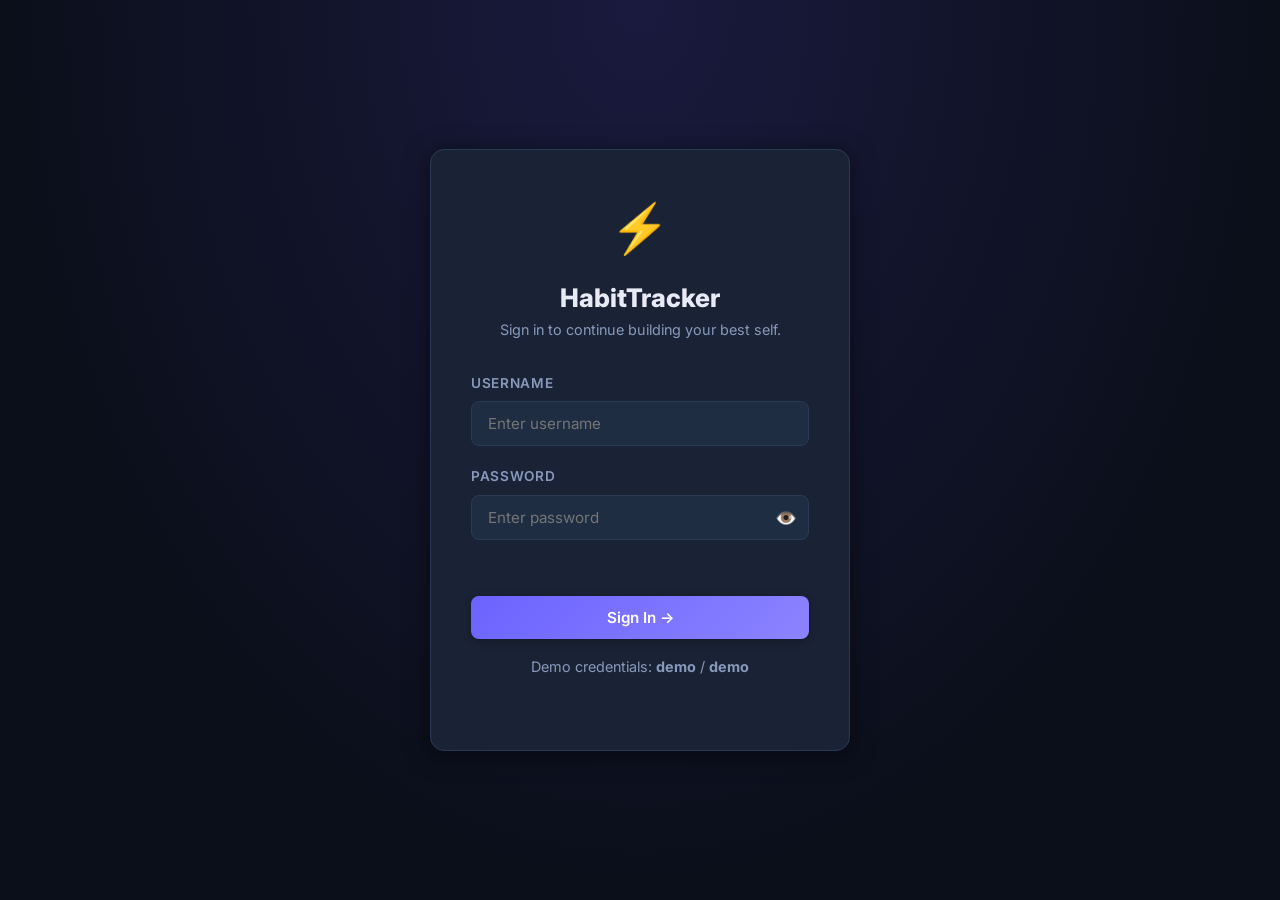
<file: index.html>
<!DOCTYPE html>
<html lang="en">
<head>
  <meta charset="UTF-8">
  <meta name="viewport" content="width=device-width, initial-scale=1.0">
  <title>Dashboard — HabitTracker</title>
  <link rel="stylesheet" href="css/styles.css">
</head>
<body data-theme="dark">

<div class="app-shell">
  <nav id="navbar"></nav>

  <main class="main-content">
    <div class="page-header">
      <h1 id="greeting">Good morning! 👋</h1>
      <p id="dateLabel">Loading...</p>
    </div>

    <!-- XP / Level -->
    <div class="card xp-card" id="xpCard" style="margin-bottom:1.5rem;">
      <div class="level-badge" id="levelBadge">🌱</div>
      <div class="xp-info">
        <div class="xp-level" id="xpLevel">Beginner</div>
        <div class="xp-label" id="xpLabel">0 / 100 XP to next level</div>
        <div class="xp-bar-wrap"><div class="xp-bar" id="xpBar" style="width:0%"></div></div>
        <div class="xp-numbers" id="xpNumbers">Total XP: 0 · Completions: 0</div>
      </div>
    </div>

    <!-- Today's Progress -->
    <div class="card" style="margin-bottom:1.5rem;">
      <div style="display:flex;justify-content:space-between;align-items:center;margin-bottom:0.75rem;">
        <h2 style="font-size:1rem;font-weight:700;">Today's Progress</h2>
        <span id="progressText" style="font-size:0.85rem;font-weight:600;color:var(--primary);">0% completed</span>
      </div>
      <div class="progress-container"><div class="progress-fill" id="progressBar" style="width:0%"></div></div>
      <p id="progressSub" style="font-size:0.8rem;color:var(--text2);margin-top:0.5rem;">0 of 0 habits done today</p>
    </div>

    <!-- Habit List -->
    <div style="display:flex;justify-content:space-between;align-items:center;margin-bottom:1rem;">
      <h2 style="font-size:1.1rem;font-weight:700;">Your Habits</h2>
      <a href="add.html" class="btn btn-primary" style="padding:0.5rem 1rem;font-size:0.85rem;">+ Add Habit</a>
    </div>

    <!-- Filter Tabs -->
    <div id="filterTabs" style="display:flex;gap:0.5rem;margin-bottom:1rem;flex-wrap:wrap;"></div>

    <div id="habitList" class="habit-list"></div>

    <div id="emptyState" class="empty-state" style="display:none;">
      <div class="empty-icon">🎯</div>
      <h3>No habits yet</h3>
      <p>Start building better habits. <a href="add.html">Add your first habit →</a></p>
    </div>
  </main>
</div>

<script src="js/storage.js"></script>
<script src="js/ui.js"></script>
<script src="js/script.js"></script>
</body>
</html>
</file>
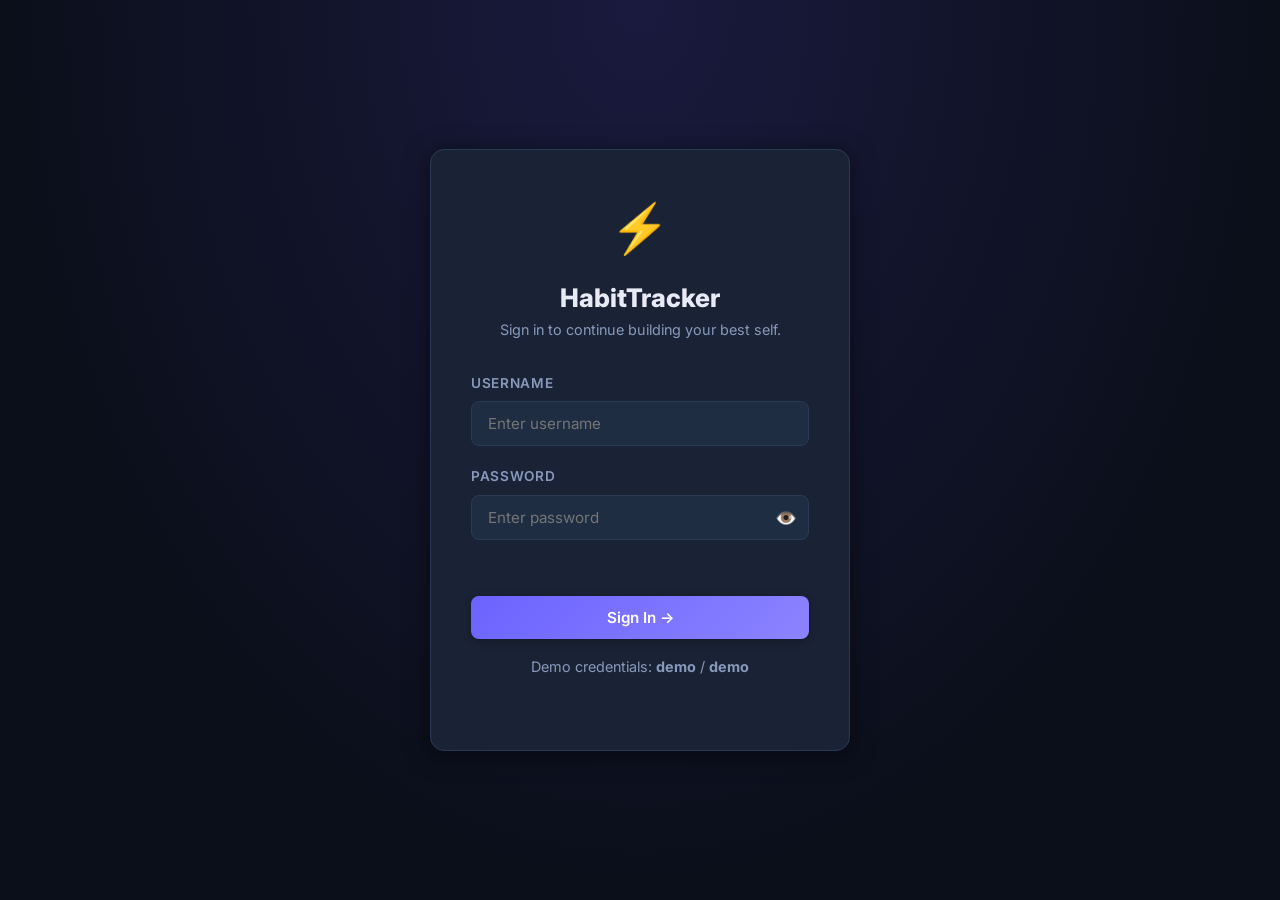
<file: add.html>
<!DOCTYPE html>
<html lang="en">
<head>
  <meta charset="UTF-8">
  <meta name="viewport" content="width=device-width, initial-scale=1.0">
  <title>Add Habit — HabitTracker</title>
  <link rel="stylesheet" href="css/styles.css">
</head>
<body data-theme="dark">

<div class="app-shell">
  <nav id="navbar"></nav>

  <main class="main-content">
    <div class="page-header">
      <h1>Add New Habit ➕</h1>
      <p>Define a habit with a category, goal, and optional time reminder.</p>
    </div>

    <div class="card">
      <form class="add-form" id="addHabitForm" novalidate>

        <!-- Name -->
        <div class="form-group">
          <label class="form-label" for="habitName">Habit Name *</label>
          <input type="text" id="habitName" placeholder="e.g. Drink 8 glasses of water" maxlength="60" autocomplete="off">
          <span class="field-error" id="nameError" style="color:var(--danger);font-size:0.8rem;display:none;">Please enter a habit name.</span>
        </div>

        <div class="form-row">
          <!-- Category -->
          <div class="form-group">
            <label class="form-label" for="habitCategory">Category</label>
            <select id="habitCategory">
              <option value="Health">🌿 Health</option>
              <option value="Study">📚 Study</option>
              <option value="Fitness">💪 Fitness</option>
              <option value="Money">💰 Money</option>
              <option value="Other">🌀 Other</option>
            </select>
          </div>

          <!-- Time Reminder -->
          <div class="form-group">
            <label class="form-label" for="habitTime">Reminder Time (optional)</label>
            <input type="time" id="habitTime">
          </div>
        </div>

        <!-- Goal -->
        <div class="form-group">
          <label class="form-label" for="habitGoal">Daily Goal (optional)</label>
          <input type="text" id="habitGoal" placeholder="e.g. Read 10 pages / Walk 5000 steps" maxlength="80">
        </div>

        <div style="display:flex;gap:0.75rem;justify-content:flex-end;flex-wrap:wrap;">
          <a href="index.html" class="btn btn-secondary">Cancel</a>
          <button type="submit" class="btn btn-primary">💾 Save Habit</button>
        </div>
      </form>
    </div>

    <!-- Recently Added -->
    <div style="margin-top:2rem;">
      <h2 style="font-size:1rem;font-weight:700;margin-bottom:1rem;">Your Habits</h2>
      <div id="habitList" class="habit-list"></div>
      <p id="emptyMsg" style="color:var(--text2);font-size:0.9rem;" class="empty-state" style="display:none;">
        <span class="empty-icon">📋</span><br>No habits tracked yet. Add your first one above!
      </p>
    </div>
  </main>
</div>

<script src="js/storage.js"></script>
<script src="js/ui.js"></script>
<script src="js/add.js"></script>
</body>
</html>
</file>
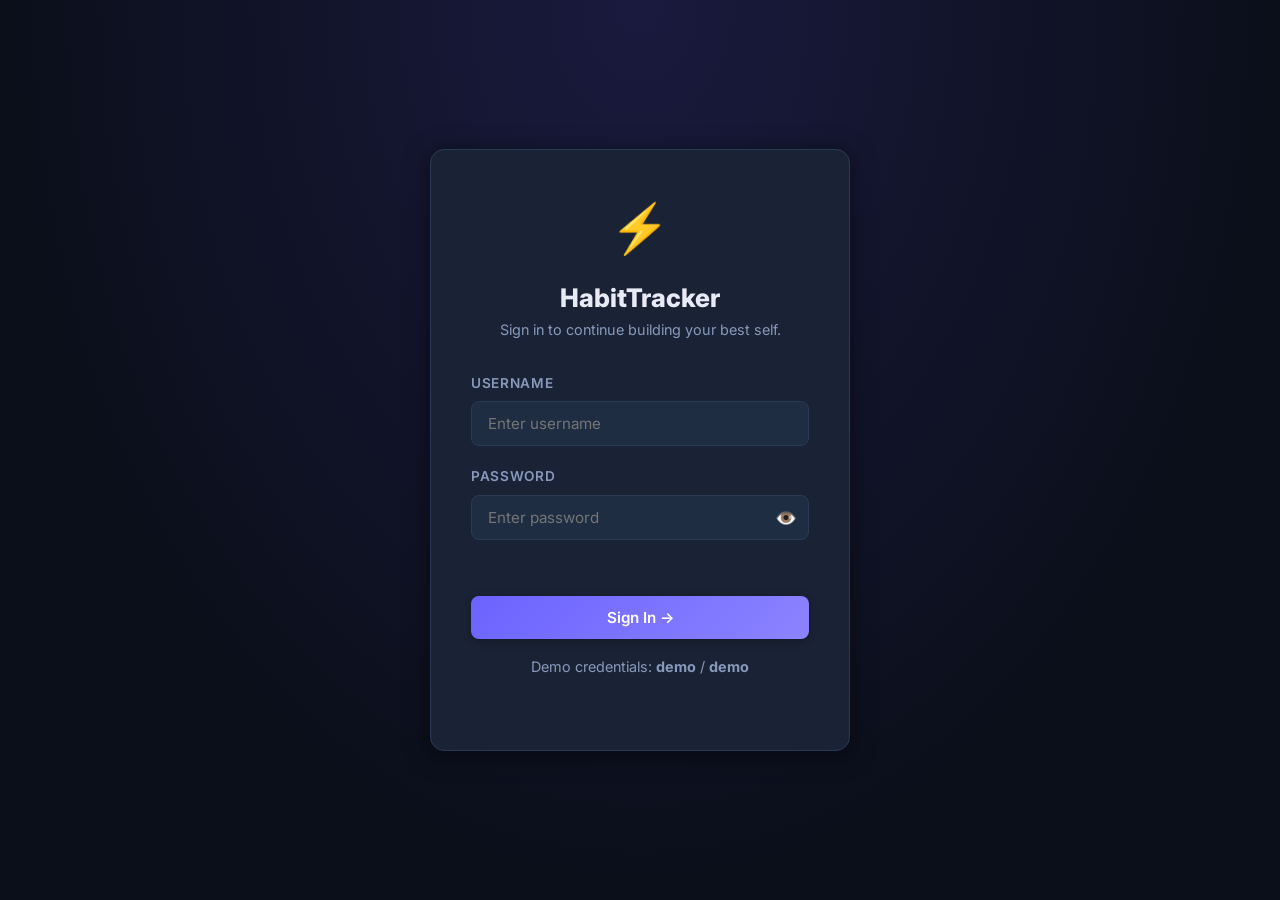
<file: calendar.html>
<!DOCTYPE html>
<html lang="en">
<head>
  <meta charset="UTF-8">
  <meta name="viewport" content="width=device-width, initial-scale=1.0">
  <title>Calendar — HabitTracker</title>
  <link rel="stylesheet" href="css/styles.css">
</head>
<body data-theme="dark">

<div class="app-shell">
  <nav id="navbar"></nav>

  <main class="main-content">
    <div class="page-header">
      <h1>Calendar 📅</h1>
      <p>GitHub-style heatmap of your habit completions over the last year.</p>
    </div>

    <!-- Habit Filter -->
    <div class="card" style="margin-bottom:1.5rem;">
      <label class="form-label" for="habitFilter" style="margin-bottom:0.5rem;display:block;">Filter by Habit</label>
      <select id="habitFilter"></select>
    </div>

    <!-- Heatmap Legend -->
    <div style="display:flex;align-items:center;gap:0.5rem;margin-bottom:0.75rem;font-size:0.78rem;color:var(--text2);">
      <span>Less</span>
      <span class="heatmap-cell"></span>
      <span class="heatmap-cell" data-level="1"></span>
      <span class="heatmap-cell" data-level="2"></span>
      <span class="heatmap-cell" data-level="3"></span>
      <span class="heatmap-cell" data-level="4"></span>
      <span>More</span>
    </div>

    <!-- Heatmap -->
    <div class="card heatmap-section">
      <div class="heatmap-scroll">
        <div class="heatmap-months" id="heatmapMonths"></div>
        <div id="heatmapGrid"></div>
      </div>
    </div>

    <!-- Year Summary -->
    <div class="stat-grid" id="calStatGrid" style="margin-top:1.5rem;"></div>

  </main>
</div>

<script src="js/storage.js"></script>
<script src="js/ui.js"></script>
<script src="js/calendar.js"></script>
</body>
</html>
</file>
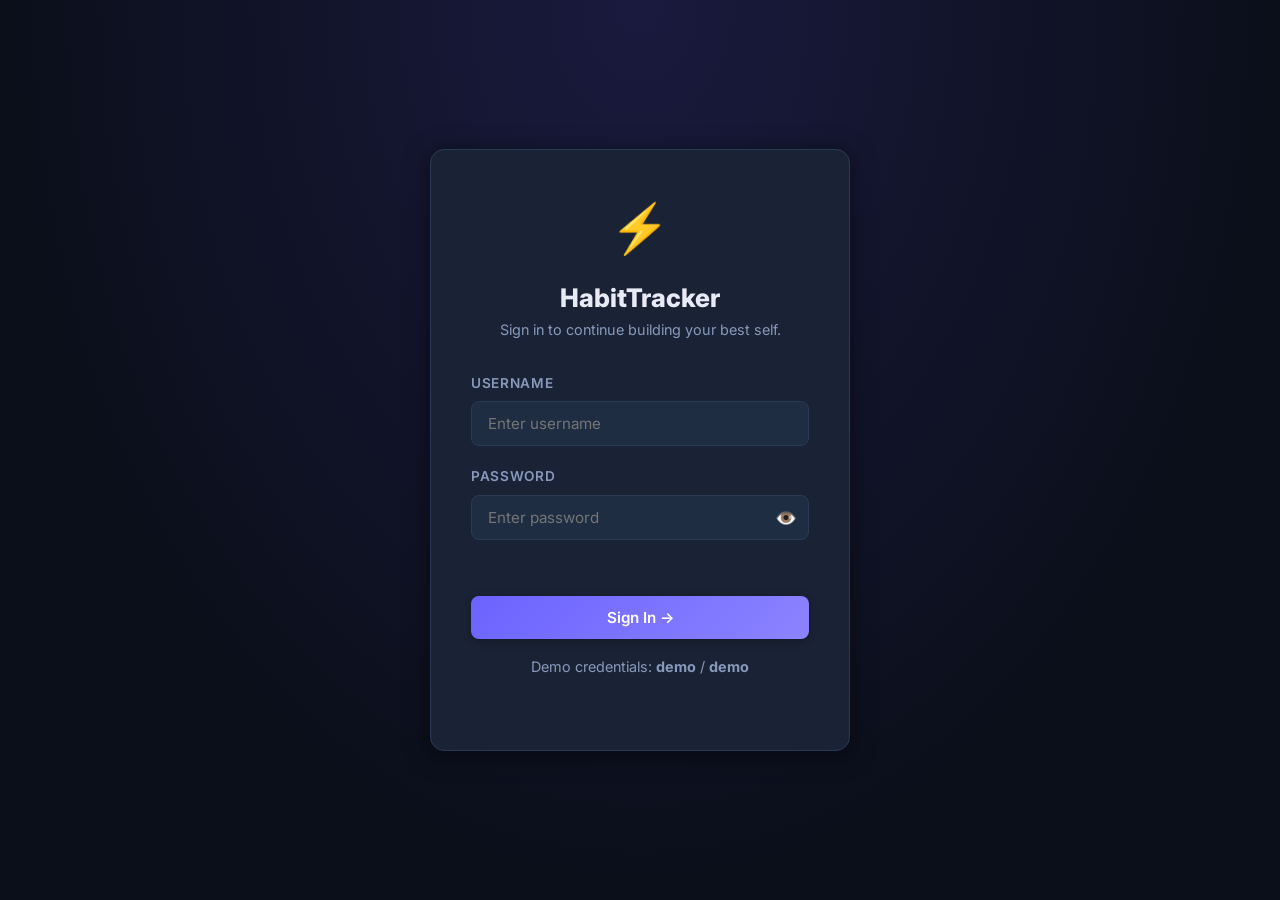
<file: login.html>
<!DOCTYPE html>
<html lang="en">
<head>
  <meta charset="UTF-8">
  <meta name="viewport" content="width=device-width, initial-scale=1.0">
  <title>Login — HabitTracker</title>
  <link rel="stylesheet" href="css/styles.css">
</head>
<body data-theme="dark">

<div class="login-page">
  <div class="login-card" id="loginCard">
    <div class="login-logo">⚡</div>
    <h1>HabitTracker</h1>
    <p>Sign in to continue building your best self.</p>

    <form class="login-form" id="loginForm" novalidate>
      <div class="form-group">
        <label class="form-label" for="username">Username</label>
        <input type="text" id="username" placeholder="Enter username" autocomplete="username">
      </div>

      <div class="form-group">
        <label class="form-label" for="password">Password</label>
        <div class="input-wrap">
          <input type="password" id="password" placeholder="Enter password" autocomplete="current-password">
          <button type="button" class="toggle-pw" id="togglePassword" aria-label="Toggle password visibility">👁️</button>
        </div>
      </div>

      <div class="login-error" id="loginError"></div>

      <button type="submit" class="btn btn-primary" style="width:100%;justify-content:center;">
        Sign In →
      </button>
    </form>

    <p class="login-hint">Demo credentials: <strong>demo</strong> / <strong>demo</strong></p>
  </div>
</div>

<script src="js/storage.js"></script>
<script src="js/ui.js"></script>
<script src="js/auth.js"></script>
</body>
</html>
</file>
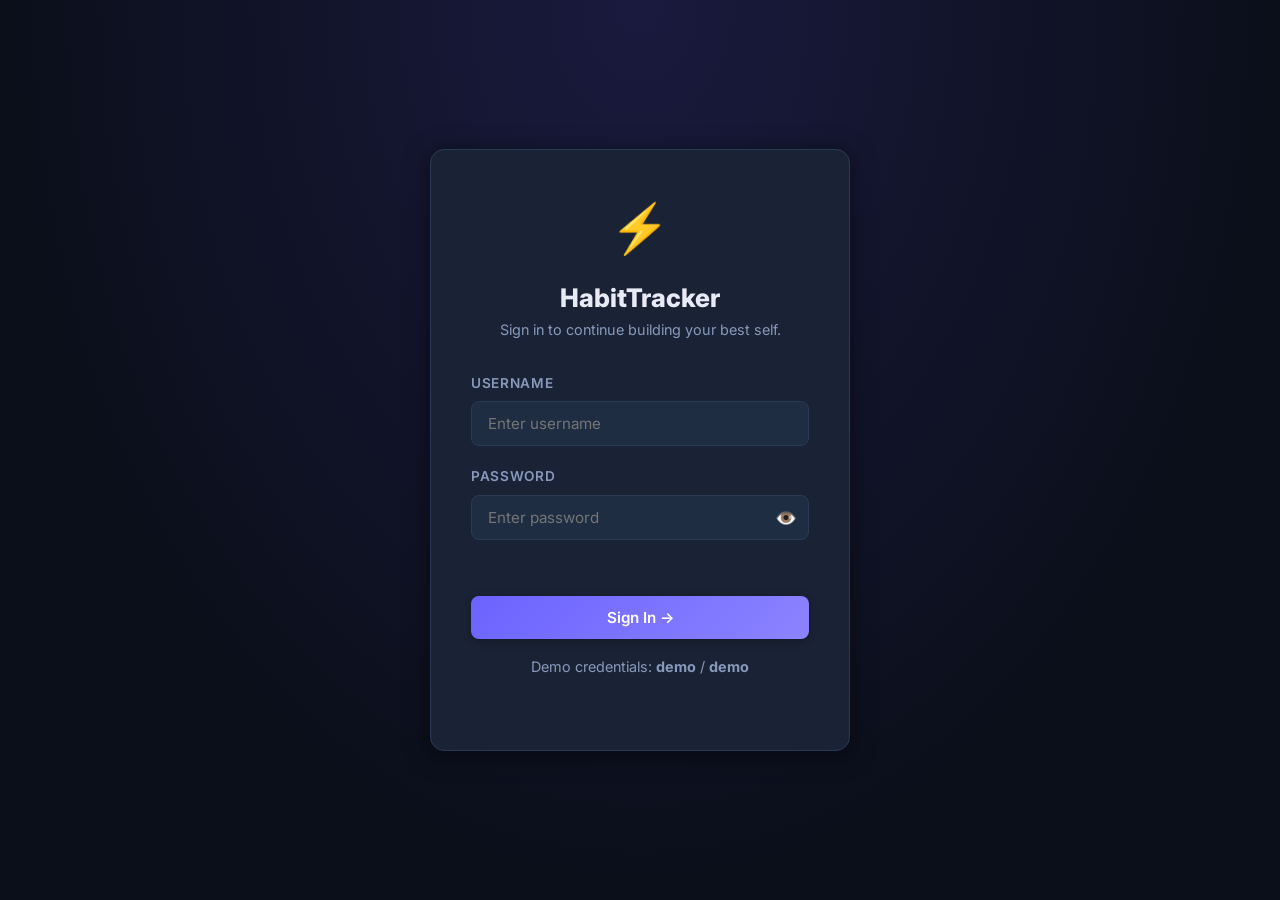
<file: settings.html>
<!DOCTYPE html>
<html lang="en">
<head>
  <meta charset="UTF-8">
  <meta name="viewport" content="width=device-width, initial-scale=1.0">
  <title>Settings — HabitTracker</title>
  <link rel="stylesheet" href="css/styles.css">
</head>
<body data-theme="dark">

<div class="app-shell">
  <nav id="navbar"></nav>

  <main class="main-content">
    <div class="page-header">
      <h1>Settings ⚙️</h1>
      <p>Customize the app, manage your data, and control your account.</p>
    </div>

    <div class="settings-section">

      <!-- Appearance -->
      <h2 style="font-size:0.85rem;font-weight:700;text-transform:uppercase;letter-spacing:0.06em;color:var(--text2);margin-top:0.5rem;">Appearance</h2>

      <div class="settings-row">
        <div>
          <div class="settings-label">Dark Mode</div>
          <div class="settings-sublabel">Switch between dark and light theme</div>
        </div>
        <label class="toggle">
          <input type="checkbox" id="themeToggle">
          <span class="slider"></span>
        </label>
      </div>

      <!-- Danger Zone -->
      <h2 style="font-size:0.85rem;font-weight:700;text-transform:uppercase;letter-spacing:0.06em;color:var(--danger);margin-top:0.5rem;">Danger Zone</h2>

      <div class="settings-row" style="border-color:var(--danger);">
        <div>
          <div class="settings-label" style="color:var(--danger);">Reset All Data</div>
          <div class="settings-sublabel">Permanently delete all habits and progress</div>
        </div>
        <button class="btn btn-danger" id="resetBtn">🗑️ Reset</button>
      </div>

      <!-- Account -->
      <h2 style="font-size:0.85rem;font-weight:700;text-transform:uppercase;letter-spacing:0.06em;color:var(--text2);margin-top:0.5rem;">Account</h2>

      <div class="settings-row">
        <div>
          <div class="settings-label">Logged in as</div>
          <div class="settings-sublabel" id="loggedInAs">—</div>
        </div>
        <button class="btn btn-secondary" id="settingsLogout">↩ Logout</button>
      </div>

      <!-- App Info -->
      <div style="text-align:center;color:var(--text2);font-size:0.8rem;margin-top:1.5rem;">
        HabitTracker v2.0 · Built with HTML, CSS, Vanilla JS
      </div>

    </div>
  </main>
</div>

<script src="js/storage.js"></script>
<script src="js/ui.js"></script>
<script src="js/settings.js"></script>
</body>
</html>
</file>
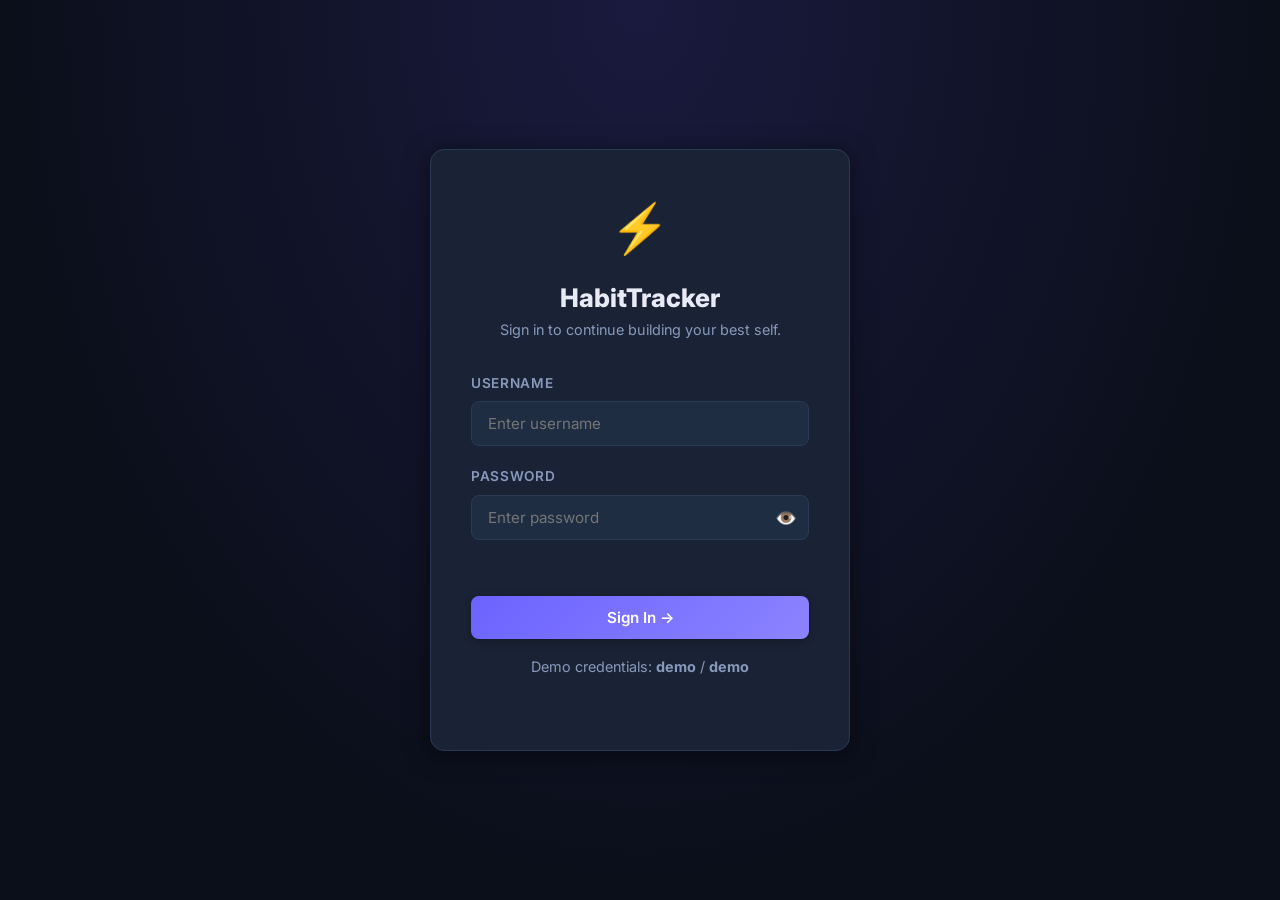
<file: stats.html>
<!DOCTYPE html>
<html lang="en">
<head>
  <meta charset="UTF-8">
  <meta name="viewport" content="width=device-width, initial-scale=1.0">
  <title>Stats — HabitTracker</title>
  <link rel="stylesheet" href="css/styles.css">
</head>
<body data-theme="dark">

<div class="app-shell">
  <nav id="navbar"></nav>

  <main class="main-content">
    <div class="page-header">
      <h1>Analytics 📊</h1>
      <p>Track your progress, streaks, and gamification achievements.</p>
    </div>

    <!-- Summary Stats -->
    <div class="stat-grid" id="statGrid" style="margin-bottom:1.5rem;"></div>

    <!-- XP & Level -->
    <div class="card xp-card" id="xpCard" style="margin-bottom:1.5rem;">
      <div class="level-badge" id="levelBadge">🌱</div>
      <div class="xp-info">
        <div class="xp-level" id="xpLevel">Beginner</div>
        <div class="xp-label" id="xpLabel">0 XP</div>
        <div class="xp-bar-wrap"><div class="xp-bar" id="xpBar" style="width:0%"></div></div>
        <div class="xp-numbers" id="xpNumbers"></div>
      </div>
    </div>

    <!-- Weekly Chart -->
    <div class="card" style="margin-bottom:1.5rem;">
      <h2 style="font-size:1rem;font-weight:700;margin-bottom:1rem;">This Week</h2>
      <div class="bar-chart" id="weekChart"></div>
    </div>

    <!-- Monthly Success Rate -->
    <div class="card" style="margin-bottom:1.5rem;">
      <div style="display:flex;justify-content:space-between;align-items:center;margin-bottom:0.75rem;">
        <h2 style="font-size:1rem;font-weight:700;">This Month</h2>
        <span id="monthRate" style="font-weight:800;font-size:1.25rem;color:var(--accent);">0%</span>
      </div>
      <div class="progress-container"><div class="progress-fill" id="monthBar" style="width:0%"></div></div>
      <p id="monthSub" style="font-size:0.8rem;color:var(--text2);margin-top:0.5rem;"></p>
    </div>

    <!-- Per-Habit Stats Table -->
    <div class="card" style="margin-bottom:1.5rem;">
      <h2 style="font-size:1rem;font-weight:700;margin-bottom:1rem;">Per-Habit Breakdown</h2>
      <div id="habitTable" style="overflow-x:auto;"></div>
    </div>

    <!-- Badges -->
    <div class="card">
      <h2 style="font-size:1rem;font-weight:700;">Badges 🏆</h2>
      <div class="badges-grid" id="badgesGrid"></div>
    </div>
  </main>
</div>

<script src="js/storage.js"></script>
<script src="js/ui.js"></script>
<script src="js/stats.js"></script>
</body>
</html>
</file>
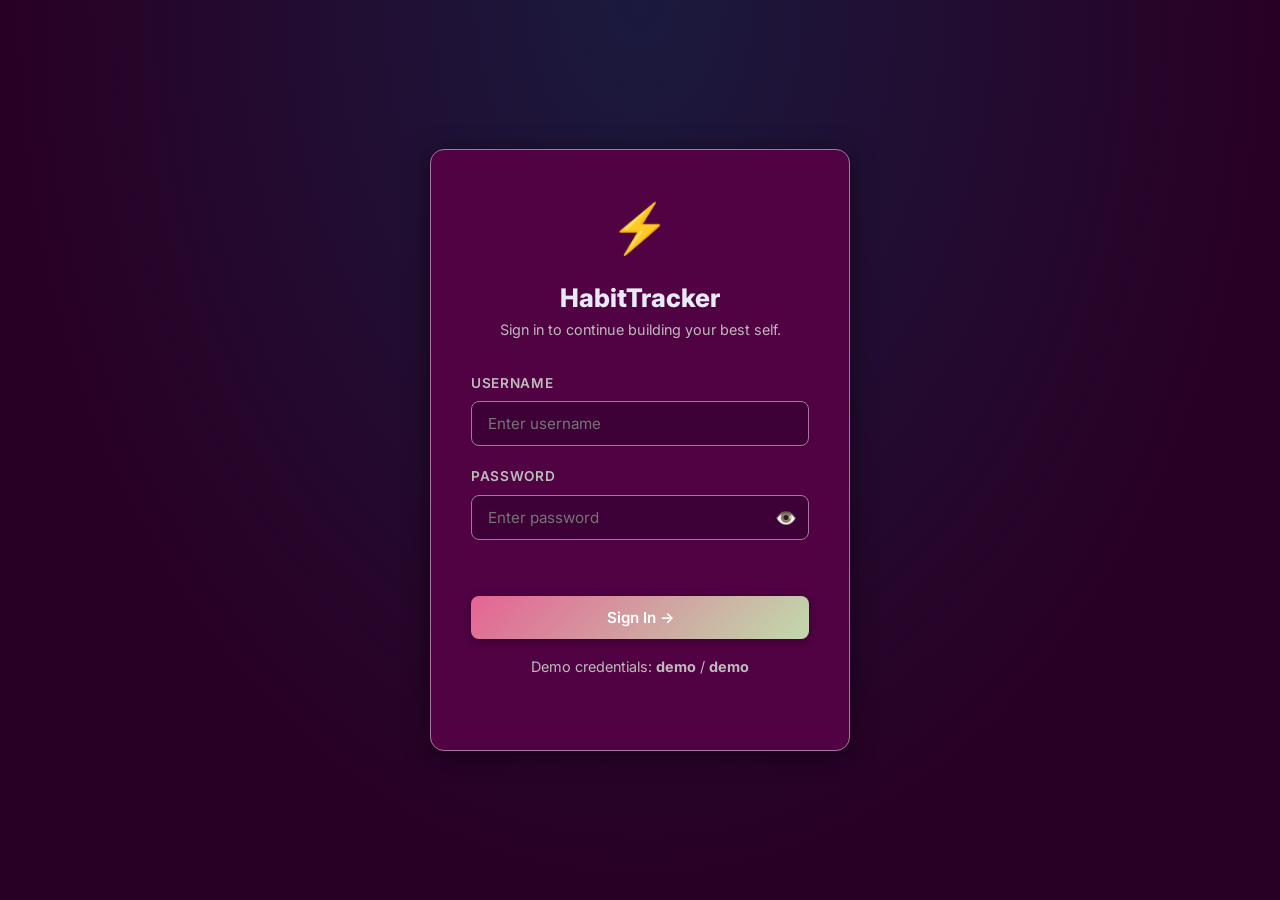
<file: HabitTracker/settings.html>
<!DOCTYPE html>
<html lang="en">
<head>
  <meta charset="UTF-8">
  <meta name="viewport" content="width=device-width, initial-scale=1.0">
  <title>Settings — HabitTracker</title>
  <link rel="stylesheet" href="css/styles.css">
</head>
<body data-theme="dark">

<div class="app-shell">
  <nav id="navbar"></nav>

  <main class="main-content">
    <div class="page-header">
      <h1>Settings ⚙️</h1>
      <p>Customize the app, manage your data, and control your account.</p>
    </div>

    <div class="settings-section">

      <!-- Appearance -->
      <h2 style="font-size:0.85rem;font-weight:700;text-transform:uppercase;letter-spacing:0.06em;color:var(--text2);margin-top:0.5rem;">Appearance</h2>

      <div class="settings-row">
        <div>
          <div class="settings-label">Dark Mode</div>
          <div class="settings-sublabel">Switch between dark and light theme</div>
        </div>
        <label class="toggle">
          <input type="checkbox" id="themeToggle">
          <span class="slider"></span>
        </label>
      </div>

      <!-- Danger Zone -->
      <h2 style="font-size:0.85rem;font-weight:700;text-transform:uppercase;letter-spacing:0.06em;color:var(--danger);margin-top:0.5rem;">Danger Zone</h2>

      <div class="settings-row" style="border-color:var(--danger);">
        <div>
          <div class="settings-label" style="color:var(--danger);">Reset All Data</div>
          <div class="settings-sublabel">Permanently delete all habits and progress</div>
        </div>
        <button class="btn btn-danger" id="resetBtn">🗑️ Reset</button>
      </div>

      <!-- Account -->
      <h2 style="font-size:0.85rem;font-weight:700;text-transform:uppercase;letter-spacing:0.06em;color:var(--text2);margin-top:0.5rem;">Account</h2>

      <div class="settings-row">
        <div>
          <div class="settings-label">Logged in as</div>
          <div class="settings-sublabel" id="loggedInAs">—</div>
        </div>
        <button class="btn btn-secondary" id="settingsLogout">↩ Logout</button>
      </div>

      <!-- App Info -->
      <div style="text-align:center;color:var(--text2);font-size:0.8rem;margin-top:1.5rem;">
        ♡~ Habit Tracker ~♡
      </div>

    </div>
  </main>
</div>

<script src="js/storage.js"></script>
<script src="js/ui.js"></script>
<script src="js/settings.js"></script>
</body>
</html>
</file>
<file: css/styles.css>
/* ============================================================
   styles.css — HabitTracker Design System
   ============================================================ */

/* ── Fonts ─────────────────────────────────────────────── */
@import url('https://fonts.googleapis.com/css2?family=Inter:wght@400;500;600;700;800&display=swap');

/* ── Design Tokens (Dark Theme) ────────────────────────── */
:root,
[data-theme="dark"] {
  --bg:          #0b0f1a;
  --bg2:         #111827;
  --card:        #1a2235;
  --card2:       #1f2d42;
  --border:      #2a3a55;
  --text:        #e8eaf6;
  --text2:       #8899bb;
  --primary:     #6c63ff;
  --primary2:    #8b83ff;
  --accent:      #00c9a7;
  --danger:      #ff6b6b;
  --warning:     #ffd166;
  --success:     #06d6a0;
  --gold:        #f7b731;
  --shadow:      0 4px 24px rgba(0,0,0,0.5);
  --shadow-sm:   0 2px 8px  rgba(0,0,0,0.3);
  --radius:      14px;
  --radius-sm:   8px;
  --nav-w:       220px;
  --transition:  0.2s cubic-bezier(0.4,0,0.2,1);
}

[data-theme="light"] {
  --bg:    #f0f4ff;
  --bg2:   #e4eaf8;
  --card:  #ffffff;
  --card2: #f4f6fe;
  --border:#d0d9f0;
  --text:  #0f172a;
  --text2: #5a6890;
  --shadow:      0 4px 24px rgba(108,99,255,0.12);
  --shadow-sm:   0 2px 8px  rgba(108,99,255,0.08);
}

/* ── Reset & Base ───────────────────────────────────────── */
*, *::before, *::after { box-sizing: border-box; margin: 0; padding: 0; }

body {
  font-family: 'Inter', sans-serif;
  background: var(--bg);
  color: var(--text);
  line-height: 1.6;
  transition: background var(--transition), color var(--transition);
  min-height: 100vh;
}

a { color: inherit; text-decoration: none; }

ul { list-style: none; }

button {
  font-family: inherit;
  cursor: pointer;
  border: none;
  outline: none;
  background: none;
}

input, select, textarea {
  font-family: inherit;
  background: var(--card2);
  border: 1.5px solid var(--border);
  color: var(--text);
  border-radius: var(--radius-sm);
  padding: 0.75rem 1rem;
  font-size: 0.95rem;
  width: 100%;
  transition: border-color var(--transition), box-shadow var(--transition);
}

input:focus, select:focus, textarea:focus {
  outline: none;
  border-color: var(--primary);
  box-shadow: 0 0 0 3px rgba(108,99,255,0.18);
}

select option { background: var(--card2); }

h1, h2, h3, h4 { line-height: 1.2; }

/* ── Layout Shell ───────────────────────────────────────── */
.app-shell {
  display: flex;
  min-height: 100vh;
}

/* ── Sidebar Navigation ─────────────────────────────────── */
#navbar {
  width: var(--nav-w);
  background: var(--card);
  border-right: 1px solid var(--border);
  display: flex;
  flex-direction: column;
  padding: 1.5rem 1rem;
  gap: 2rem;
  position: fixed;
  top: 0; left: 0; bottom: 0;
  z-index: 100;
  transition: background var(--transition);
}

.nav-brand {
  display: flex;
  align-items: center;
  gap: 0.6rem;
  padding: 0 0.5rem;
  padding-bottom: 1rem;
  border-bottom: 1px solid var(--border);
}

.nav-logo { font-size: 1.6rem; }

.nav-title {
  font-size: 1.1rem;
  font-weight: 800;
  background: linear-gradient(135deg, var(--primary), var(--accent));
  -webkit-background-clip: text;
  background-clip: text;
  -webkit-text-fill-color: transparent;
}

.nav-links {
  display: flex;
  flex-direction: column;
  gap: 0.25rem;
  flex: 1;
}

.nav-link {
  display: flex;
  align-items: center;
  gap: 0.75rem;
  padding: 0.75rem 1rem;
  border-radius: var(--radius-sm);
  color: var(--text2);
  font-weight: 500;
  font-size: 0.95rem;
  transition: all var(--transition);
}

.nav-link:hover { background: var(--card2); color: var(--text); }

.nav-link.active {
  background: linear-gradient(135deg, var(--primary), var(--primary2));
  color: #fff;
  box-shadow: var(--shadow-sm);
}

.nav-icon { font-size: 1.15rem; }

.nav-user {
  border-top: 1px solid var(--border);
  padding-top: 1rem;
  display: flex;
  flex-direction: column;
  gap: 0.5rem;
}

.nav-username { font-size: 0.85rem; color: var(--text2); padding: 0 0.5rem; }

.logout-btn {
  color: var(--danger);
  font-size: 0.85rem;
  font-weight: 600;
  padding: 0.5rem 0.75rem;
  border-radius: var(--radius-sm);
  text-align: left;
  transition: background var(--transition);
}

.logout-btn:hover { background: rgba(255,107,107,0.1); }

/* ── Main Content Area ──────────────────────────────────── */
.main-content {
  margin-left: var(--nav-w);
  flex: 1;
  padding: 2rem 2.5rem;
  max-width: 900px;
}

/* ── Page Header ────────────────────────────────────────── */
.page-header {
  margin-bottom: 2rem;
}

.page-header h1 {
  font-size: 2rem;
  font-weight: 800;
  margin-bottom: 0.25rem;
  background: linear-gradient(135deg, var(--primary), var(--accent));
  -webkit-background-clip: text;
  background-clip: text;
  -webkit-text-fill-color: transparent;
}

.page-header p { color: var(--text2); font-size: 0.95rem; }

/* ── Cards ──────────────────────────────────────────────── */
.card {
  background: var(--card);
  border: 1px solid var(--border);
  border-radius: var(--radius);
  padding: 1.5rem;
  box-shadow: var(--shadow-sm);
  transition: background var(--transition), border-color var(--transition);
}

/* ── Progress Bar ───────────────────────────────────────── */
.progress-container {
  background: var(--border);
  border-radius: 999px;
  height: 10px;
  overflow: hidden;
}

.progress-fill {
  height: 100%;
  background: linear-gradient(90deg, var(--primary), var(--accent));
  border-radius: 999px;
  transition: width 0.5s cubic-bezier(0.4,0,0.2,1);
}

/* ── Stat Grid ──────────────────────────────────────────── */
.stat-grid {
  display: grid;
  grid-template-columns: repeat(auto-fit, minmax(160px, 1fr));
  gap: 1rem;
}

.stat-card {
  background: var(--card);
  border: 1px solid var(--border);
  border-radius: var(--radius);
  padding: 1.25rem 1rem;
  text-align: center;
  transition: transform var(--transition), box-shadow var(--transition);
}

.stat-card:hover { transform: translateY(-2px); box-shadow: var(--shadow); }

.stat-value {
  font-size: 2rem;
  font-weight: 800;
  background: linear-gradient(135deg, var(--primary), var(--accent));
  -webkit-background-clip: text;
  background-clip: text;
  -webkit-text-fill-color: transparent;
}

.stat-label { font-size: 0.8rem; color: var(--text2); margin-top: 0.2rem; text-transform: uppercase; letter-spacing: 0.06em; }

/* ── Habit Cards ────────────────────────────────────────── */
.habit-list { display: flex; flex-direction: column; gap: 0.75rem; }

.habit-card {
  background: var(--card);
  border: 1px solid var(--border);
  border-radius: var(--radius);
  padding: 1.1rem 1.25rem;
  display: flex;
  align-items: center;
  gap: 1rem;
  transition: all var(--transition);
  animation: slideIn 0.3s ease-out;
}

.habit-card:hover { transform: translateY(-2px); box-shadow: var(--shadow); border-color: var(--primary); }

.habit-card.completed { opacity: 0.65; background: var(--bg2); }

.habit-card.completed .habit-name { text-decoration: line-through; color: var(--text2); }

/* Checkbox */
.check-wrap { position: relative; width: 24px; height: 24px; flex-shrink: 0; }
.habit-checkbox { opacity: 0; width: 0; height: 0; position: absolute; }
.custom-check {
  position: absolute; top: 0; left: 0;
  width: 24px; height: 24px;
  border: 2px solid var(--border);
  border-radius: 6px;
  background: var(--card2);
  cursor: pointer;
  transition: all var(--transition);
}
.check-wrap:hover .custom-check { border-color: var(--primary); }
.habit-checkbox:checked ~ .custom-check {
  background: var(--success); border-color: var(--success);
}
.custom-check::after {
  content: "";
  position: absolute;
  display: none;
  left: 7px; top: 3px;
  width: 6px; height: 12px;
  border: solid #fff;
  border-width: 0 2px 2px 0;
  transform: rotate(45deg);
}
.habit-checkbox:checked ~ .custom-check::after { display: block; animation: checkAnim 0.2s ease; }

/* Habit Info */
.habit-info { flex: 1; min-width: 0; }
.habit-name { font-weight: 600; font-size: 1rem; white-space: nowrap; overflow: hidden; text-overflow: ellipsis; }
.habit-meta { display: flex; align-items: center; gap: 0.75rem; margin-top: 0.2rem; flex-wrap: wrap; }
.habit-cat { font-size: 0.75rem; padding: 0.15rem 0.6rem; border-radius: 999px; font-weight: 600; }
.cat-health  { background: rgba(6,214,160,0.15); color: var(--accent); }
.cat-study   { background: rgba(108,99,255,0.15); color: var(--primary); }
.cat-fitness { background: rgba(255,209,102,0.15); color: var(--warning); }
.cat-money   { background: rgba(255,107,107,0.15); color: var(--danger); }
.cat-other   { background: rgba(136,153,187,0.15); color: var(--text2); }
.streak-info { font-size: 0.8rem; color: var(--warning); font-weight: 600; }
.habit-goal  { font-size: 0.8rem; color: var(--text2); }
.habit-time  { font-size: 0.8rem; color: var(--text2); }

/* Delete button */
.delete-btn {
  color: var(--text2);
  padding: 0.4rem;
  border-radius: 50%;
  display: flex; align-items: center; justify-content: center;
  transition: all var(--transition);
  flex-shrink: 0;
}
.delete-btn:hover { color: var(--danger); background: rgba(255,107,107,0.12); }

/* ── Empty State ────────────────────────────────────────── */
.empty-state {
  text-align: center;
  padding: 3rem 1rem;
  color: var(--text2);
  border: 2px dashed var(--border);
  border-radius: var(--radius);
}
.empty-state .empty-icon { font-size: 3rem; margin-bottom: 1rem; }
.empty-state h3 { color: var(--text); margin-bottom: 0.5rem; }
.empty-state a { color: var(--primary); font-weight: 600; }

/* ── Buttons ────────────────────────────────────────────── */
.btn {
  padding: 0.75rem 1.5rem;
  border-radius: var(--radius-sm);
  font-size: 0.95rem;
  font-weight: 600;
  display: inline-flex;
  align-items: center;
  gap: 0.5rem;
  cursor: pointer;
  transition: all var(--transition);
  border: none;
}
.btn-primary { background: linear-gradient(135deg, var(--primary), var(--primary2)); color: #fff; box-shadow: var(--shadow-sm); }
.btn-primary:hover { opacity: 0.9; transform: translateY(-1px); box-shadow: var(--shadow); }
.btn-danger  { background: rgba(255,107,107,0.1); color: var(--danger); border: 1px solid var(--danger); }
.btn-danger:hover { background: var(--danger); color: #fff; }
.btn-secondary { background: var(--card2); color: var(--text); border: 1px solid var(--border); }
.btn-secondary:hover { border-color: var(--primary); color: var(--primary); }
.btn-success { background: rgba(6,214,160,0.1); color: var(--accent); border: 1px solid var(--accent); }
.btn-success:hover { background: var(--accent); color: #fff; }

/* ── Forms ──────────────────────────────────────────────── */
.form-group { display: flex; flex-direction: column; gap: 0.4rem; }
.form-label { font-size: 0.85rem; font-weight: 600; color: var(--text2); text-transform: uppercase; letter-spacing: 0.05em; }
.input-error { border-color: var(--danger) !important; box-shadow: 0 0 0 3px rgba(255,107,107,0.15) !important; }

/* ── Toast Notifications ────────────────────────────────── */
.toast-container {
  position: fixed;
  bottom: 1.5rem; right: 1.5rem;
  display: flex; flex-direction: column; gap: 0.6rem;
  z-index: 9999;
  pointer-events: none;
}
.toast {
  background: var(--card);
  border: 1px solid var(--border);
  border-radius: var(--radius-sm);
  padding: 0.8rem 1.2rem;
  display: flex; align-items: center; gap: 0.6rem;
  font-size: 0.9rem;
  font-weight: 500;
  box-shadow: var(--shadow);
  opacity: 0;
  transform: translateX(60px);
  transition: all var(--transition);
  pointer-events: auto;
}
.toast.visible { opacity: 1; transform: translateX(0); }
.toast-success { border-left: 3px solid var(--success); }
.toast-error   { border-left: 3px solid var(--danger); }
.toast-warning { border-left: 3px solid var(--warning); }
.toast-info    { border-left: 3px solid var(--primary); }

/* ── XP / Gamification Bar ──────────────────────────────── */
.xp-card { display: flex; align-items: center; gap: 1.25rem; padding: 1.25rem 1.5rem; }
.level-badge {
  font-size: 2.5rem;
  width: 62px; height: 62px;
  border-radius: 50%;
  display: flex; align-items: center; justify-content: center;
  background: linear-gradient(135deg, var(--primary), var(--accent));
  flex-shrink: 0;
}
.xp-info { flex: 1; }
.xp-level { font-weight: 800; font-size: 1.1rem; }
.xp-label { color: var(--text2); font-size: 0.82rem; margin-bottom: 0.5rem; }
.xp-bar-wrap { background: var(--border); border-radius: 999px; height: 8px; overflow: hidden; }
.xp-bar { height: 100%; background: linear-gradient(90deg, var(--primary), var(--accent)); border-radius: 999px; transition: width 0.6s cubic-bezier(0.4,0,0.2,1); }
.xp-numbers { font-size: 0.78rem; color: var(--text2); margin-top: 0.3rem; }

/* ── Badges Grid ────────────────────────────────────────── */
.badges-grid { display: grid; grid-template-columns: repeat(auto-fill, minmax(140px, 1fr)); gap: 0.75rem; margin-top: 1rem; }
.badge-item {
  background: var(--card2);
  border: 1px solid var(--border);
  border-radius: var(--radius-sm);
  padding: 1rem 0.75rem;
  text-align: center;
  transition: all var(--transition);
}
.badge-item.earned { border-color: var(--gold); background: rgba(247,183,49,0.08); }
.badge-item:hover { transform: translateY(-2px); }
.badge-icon { font-size: 2rem; margin-bottom: 0.5rem; }
.badge-name { font-size: 0.8rem; font-weight: 700; }
.badge-desc { font-size: 0.72rem; color: var(--text2); margin-top: 0.2rem; }
.badge-item.locked { opacity: 0.5; filter: grayscale(0.8); }

/* ── Heatmap Calendar ───────────────────────────────────── */
.heatmap-section { overflow-x: auto; }
.heatmap-scroll  { display: inline-block; min-width: 100%; }
.heatmap-months  { display: flex; gap: 0; padding-bottom: 0.4rem; }
.heatmap-month-label { font-size: 0.75rem; color: var(--text2); }
.heatmap-grid { display: flex; flex-direction: column; gap: 3px; }
.heatmap-row  { display: flex; gap: 3px; }
.heatmap-cell {
  width: 14px; height: 14px;
  border-radius: 3px;
  background: var(--card2);
  border: 1px solid var(--border);
  cursor: pointer;
  transition: transform var(--transition);
  position: relative;
}
.heatmap-cell:hover { transform: scale(1.4); z-index: 2; }
.heatmap-cell[data-level="1"] { background: rgba(6,214,160,0.2); border-color: rgba(6,214,160,0.3); }
.heatmap-cell[data-level="2"] { background: rgba(6,214,160,0.4); border-color: rgba(6,214,160,0.5); }
.heatmap-cell[data-level="3"] { background: rgba(6,214,160,0.65); border-color: rgba(6,214,160,0.7); }
.heatmap-cell[data-level="4"] { background: rgba(6,214,160,0.9); border-color: rgba(6,214,160,1); }

/* ── Weekly Chart ───────────────────────────────────────── */
.bar-chart { display: flex; align-items: flex-end; gap: 6px; height: 130px; }
.bar-col { flex: 1; display: flex; flex-direction: column; align-items: center; gap: 4px; height: 100%; justify-content: flex-end; }
.bar {
  width: 100%;
  border-radius: 6px 6px 0 0;
  min-height: 4px;
  background: linear-gradient(180deg, var(--primary), var(--accent));
  transition: height 0.5s cubic-bezier(0.4,0,0.2,1);
}
.bar-label { font-size: 0.7rem; color: var(--text2); }
.bar-val   { font-size: 0.68rem; color: var(--text2); }

/* ── Settings ───────────────────────────────────────────── */
.settings-section { display: flex; flex-direction: column; gap: 1.25rem; }
.settings-row {
  display: flex; align-items: center; justify-content: space-between;
  padding: 1rem 1.25rem;
  background: var(--card);
  border: 1px solid var(--border);
  border-radius: var(--radius);
}
.settings-label  { font-weight: 600; }
.settings-sublabel { font-size: 0.82rem; color: var(--text2); }

/* Toggle switch */
.toggle { position: relative; width: 46px; height: 26px; }
.toggle input { opacity: 0; width: 0; height: 0; }
.slider {
  position: absolute; top: 0; left: 0; right: 0; bottom: 0;
  background: var(--border); border-radius: 999px; cursor: pointer;
  transition: background var(--transition);
}
.slider::before {
  content: "";
  position: absolute;
  height: 20px; width: 20px;
  left: 3px; bottom: 3px;
  background: white; border-radius: 50%;
  transition: transform var(--transition);
}
.toggle input:checked + .slider { background: var(--primary); }
.toggle input:checked + .slider::before { transform: translateX(20px); }

/* ── Login Page ─────────────────────────────────────────── */
.login-page {
  min-height: 100vh;
  display: flex; align-items: center; justify-content: center;
  background: radial-gradient(ellipse at top, #1a1a3e 0%, var(--bg) 70%);
}
.login-card {
  background: var(--card);
  border: 1px solid var(--border);
  border-radius: var(--radius);
  padding: 2.5rem;
  width: 100%;
  max-width: 420px;
  box-shadow: var(--shadow);
}
.login-card.success { animation: successPulse 0.5s ease; }
.login-logo { font-size: 3rem; text-align: center; margin-bottom: 1rem; }
.login-card h1 { text-align: center; font-size: 1.6rem; font-weight: 800; margin-bottom: 0.3rem; }
.login-card p  { text-align: center; color: var(--text2); font-size: 0.9rem; margin-bottom: 2rem; }
.login-form    { display: flex; flex-direction: column; gap: 1.25rem; }
.input-wrap    { position: relative; }
.input-wrap input { padding-right: 3rem; }
.toggle-pw {
  position: absolute; right: 0.75rem; top: 50%; transform: translateY(-50%);
  font-size: 1.1rem; background: none; border: none; cursor: pointer; color: var(--text2);
}
.login-error { color: var(--danger); font-size: 0.85rem; text-align: center; min-height: 1.2em; }
.login-hint  { text-align: center; color: var(--text2); font-size: 0.82rem; margin-top: 1rem; }

/* ── Add Habit Form Page ────────────────────────────────── */
.add-form { display: flex; flex-direction: column; gap: 1.25rem; }
.form-row  { display: grid; grid-template-columns: 1fr 1fr; gap: 1rem; }

/* ── Animations ─────────────────────────────────────────── */
@keyframes slideIn {
  from { opacity: 0; transform: translateY(10px); }
  to   { opacity: 1; transform: translateY(0); }
}
@keyframes checkAnim {
  from { height: 0; width: 0; opacity: 0; }
  to   { height: 12px; width: 6px; opacity: 1; }
}
@keyframes shake {
  0%, 100% { transform: translateX(0); }
  25%       { transform: translateX(-6px); }
  75%       { transform: translateX(6px); }
}
@keyframes successPulse {
  0%   { box-shadow: 0 0 0 0 rgba(6,214,160,0.4); }
  100% { box-shadow: 0 0 0 20px rgba(6,214,160,0); }
}
.shake { animation: shake 0.4s ease; }

/* ── Responsive ─────────────────────────────────────────── */
@media (max-width: 768px) {
  #navbar {
    width: 100%;
    height: auto;
    bottom: 0; top: auto;
    flex-direction: row;
    padding: 0.6rem 0.5rem;
    border-right: none;
    border-top: 1px solid var(--border);
    gap: 0;
    justify-content: space-around;
  }
  .nav-brand, .nav-user { display: none; }
  .nav-links { flex-direction: row; gap: 0; flex: unset; width: 100%; justify-content: space-around; }
  .nav-label { font-size: 0.65rem; }
  .nav-link  { flex-direction: column; gap: 0.2rem; padding: 0.5rem 0.75rem; font-size: 0.75rem; }
  .main-content { margin-left: 0; padding: 1.25rem 1rem; padding-bottom: 5rem; }
  .form-row  { grid-template-columns: 1fr; }
  .stat-grid { grid-template-columns: 1fr 1fr; }
  .xp-card   { flex-direction: column; text-align: center; }
}
</file>
<file: HabitTracker/css/styles.css>
/* ============================================================
   styles.css — HabitTracker Design System
   ============================================================ */

/* ── Fonts ─────────────────────────────────────────────── */
@import url('https://fonts.googleapis.com/css2?family=Inter:wght@400;500;600;700;800&display=swap');

/* ── Design Tokens (Dark Theme) ────────────────────────── */
:root,
[data-theme="dark"] {
  --bg:          #290025;
  --bg2:         #35012c;
  --card:        #500243;
  --card2:       #3d0037;
  --border:      #a675a1;
  --text:        #e8eaf6;
  --text2:       #BEBBBB;
  --primary:     #f06c9aec;
  --primary2:    #cbefb6e8; 
  --accent:      #F7B5CC;
  --danger:      #ff6b6b;
  --warning:     #ffd166;
  --success:     #06d69e;
  --gold:        #f7b731;
  --shadow:      0 4px 24px rgba(0,0,0,0.5);
  --shadow-sm:   0 2px 8px  rgba(0,0,0,0.3);
  --radius:      14px;
  --radius-sm:   8px;
  --nav-w:       220px;
  --transition:  0.2s cubic-bezier(0.4,0,0.2,1);
}

[data-theme="light"] {
  --bg:    #f0f4ff;
  --bg2:   #e4eaf8;
  --card:  #ffffff;
  --card2: #f4f6fe;
  --border:#d0d9f0;
  --text:  #0f172a;
  --text2: #5a6890;
  --shadow:      0 4px 24px rgba(108,99,255,0.12);
  --shadow-sm:   0 2px 8px  rgba(108,99,255,0.08);
}

/* ── Reset & Base ───────────────────────────────────────── */
*, *::before, *::after { box-sizing: border-box; margin: 0; padding: 0; }

body {
  font-family: 'Inter', sans-serif;
  background: var(--bg);
  color: var(--text);
  line-height: 1.6;
  transition: background var(--transition), color var(--transition);
  min-height: 100vh;
}

a { color: inherit; text-decoration: none; }

ul { list-style: none; }

button {
  font-family: inherit;
  cursor: pointer;
  border: none;
  outline: none;
  background: none;
}

input, select, textarea {
  font-family: inherit;
  background: var(--card2);
  border: 1.5px solid var(--border);
  color: var(--text);
  border-radius: var(--radius-sm);
  padding: 0.75rem 1rem;
  font-size: 0.95rem;
  width: 100%;
  transition: border-color var(--transition), box-shadow var(--transition);
}

input:focus, select:focus, textarea:focus {
  outline: none;
  border-color: var(--primary);
  box-shadow: 0 0 0 3px rgba(108,99,255,0.18);
}

select option { background: var(--card2); }

h1, h2, h3, h4 { line-height: 1.2; }

/* ── Layout Shell ───────────────────────────────────────── */
.app-shell {
  display: flex;
  min-height: 100vh;
}

/* ── Sidebar Navigation ─────────────────────────────────── */
#navbar {
  width: var(--nav-w);
  background: var(--card);
  border-right: 1px solid var(--border);
  display: flex;
  flex-direction: column;
  padding: 1.5rem 1rem;
  gap: 2rem;
  position: fixed;
  top: 0; left: 0; bottom: 0;
  z-index: 100;
  transition: background var(--transition);
}

.nav-brand {
  display: flex;
  align-items: center;
  gap: 0.6rem;
  padding: 0 0.5rem;
  padding-bottom: 1rem;
  border-bottom: 1px solid var(--border);
}

.nav-logo { font-size: 1.6rem; }

.nav-title {
  font-size: 1.1rem;
  font-weight: 800;
  background: linear-gradient(135deg, var(--primary), var(--accent));
  -webkit-background-clip: text;
  background-clip: text;
  -webkit-text-fill-color: transparent;
}

.nav-links {
  display: flex;
  flex-direction: column;
  gap: 0.25rem;
  flex: 1;
}

.nav-link {
  display: flex;
  align-items: center;
  gap: 0.75rem;
  padding: 0.75rem 1rem;
  border-radius: var(--radius-sm);
  color: var(--text2);
  font-weight: 500;
  font-size: 0.95rem;
  transition: all var(--transition);
}

.nav-link:hover { background: var(--card2); color: var(--text); }

.nav-link.active {
  background: linear-gradient(135deg, var(--primary), var(--primary2));
  color: #3D0037;
  box-shadow: var(--shadow-sm);
}

.nav-icon { font-size: 1.15rem; }

.nav-user {
  border-top: 1px solid var(--border);
  padding-top: 1rem;
  display: flex;
  flex-direction: column;
  gap: 0.5rem;
}

.nav-username { font-size: 0.85rem; color: var(--text2); padding: 0 0.5rem; }

.logout-btn {
  color: var(--danger);
  font-size: 0.85rem;
  font-weight: 600;
  padding: 0.5rem 0.75rem;
  border-radius: var(--radius-sm);
  text-align: left;
  transition: background var(--transition);
}

.logout-btn:hover { background: rgba(255,107,107,0.1); }

/* ── Main Content Area ──────────────────────────────────── */
.main-content {
  margin-left: var(--nav-w);
  flex: 1;
  padding: 2rem 2.5rem;
  max-width: 900px;
}

/* ── Page Header ────────────────────────────────────────── */
.page-header {
  margin-bottom: 2rem;
}

.page-header h1 {
  font-size: 2rem;
  font-weight: 800;
  margin-bottom: 0.25rem;
  background: linear-gradient(135deg, var(--primary), var(--accent));
  -webkit-background-clip: text;
  background-clip: text;
  -webkit-text-fill-color: transparent;
}

.page-header p { color: var(--text2); font-size: 0.95rem; }

/* ── Cards ──────────────────────────────────────────────── */
.card {
  background: var(--card);
  border: 1px solid var(--border);
  border-radius: var(--radius);
  padding: 1.5rem;
  box-shadow: var(--shadow-sm);
  transition: background var(--transition), border-color var(--transition);
}

/* ── Progress Bar ───────────────────────────────────────── */
.progress-container {
  background: var(--border);
  border-radius: 999px;
  height: 10px;
  overflow: hidden;
}

.progress-fill {
  height: 100%;
  background: linear-gradient(90deg, var(--primary), var(--accent));
  border-radius: 999px;
  transition: width 0.5s cubic-bezier(0.4,0,0.2,1);
}

/* ── Stat Grid ──────────────────────────────────────────── */
.stat-grid {
  display: grid;
  grid-template-columns: repeat(auto-fit, minmax(160px, 1fr));
  gap: 1rem;
}

.stat-card {
  background: var(--card);
  border: 1px solid var(--border);
  border-radius: var(--radius);
  padding: 1.25rem 1rem;
  text-align: center;
  transition: transform var(--transition), box-shadow var(--transition);
}

.stat-card:hover { transform: translateY(-2px); box-shadow: var(--shadow); }

.stat-value {
  font-size: 2rem;
  font-weight: 800;
  background: linear-gradient(135deg, var(--primary), var(--accent));
  -webkit-background-clip: text;
  background-clip: text;
  -webkit-text-fill-color: transparent;
}

.stat-label { font-size: 0.8rem; color: var(--text2); margin-top: 0.2rem; text-transform: uppercase; letter-spacing: 0.06em; }

/* ── Habit Cards ────────────────────────────────────────── */
.habit-list { display: flex; flex-direction: column; gap: 0.75rem; }

.habit-card {
  background: var(--card);
  border: 1px solid var(--border);
  border-radius: var(--radius);
  padding: 1.1rem 1.25rem;
  display: flex;
  align-items: center;
  gap: 1rem;
  transition: all var(--transition);
  animation: slideIn 0.3s ease-out;
}

.habit-card:hover { transform: translateY(-2px); box-shadow: var(--shadow); border-color: var(--primary); }

.habit-card.completed { opacity: 0.65; background: var(--bg2); }

.habit-card.completed .habit-name { text-decoration: line-through; color: var(--text2); }

/* Checkbox */
.check-wrap { position: relative; width: 24px; height: 24px; flex-shrink: 0; }
.habit-checkbox { opacity: 0; width: 0; height: 0; position: absolute; }
.custom-check {
  position: absolute; top: 0; left: 0;
  width: 24px; height: 24px;
  border: 2px solid var(--border);
  border-radius: 6px;
  background: var(--card2);
  cursor: pointer;
  transition: all var(--transition);
}
.check-wrap:hover .custom-check { border-color: var(--primary); }
.habit-checkbox:checked ~ .custom-check {
  background: var(--success); border-color: var(--success);
}
.custom-check::after {
  content: "";
  position: absolute;
  display: none;
  left: 7px; top: 3px;
  width: 6px; height: 12px;
  border: solid #fff;
  border-width: 0 2px 2px 0;
  transform: rotate(45deg);
}
.habit-checkbox:checked ~ .custom-check::after { display: block; animation: checkAnim 0.2s ease; }

/* Habit Info */
.habit-info { flex: 1; min-width: 0; }
.habit-name { font-weight: 600; font-size: 1rem; white-space: nowrap; overflow: hidden; text-overflow: ellipsis; }
.habit-meta { display: flex; align-items: center; gap: 0.75rem; margin-top: 0.2rem; flex-wrap: wrap; }
.habit-cat { font-size: 0.75rem; padding: 0.15rem 0.6rem; border-radius: 999px; font-weight: 600; }
.cat-health  { background: rgba(6, 214, 158, 0.339); color: var(--accent); }
.cat-study   { background: rgba(107, 99, 255, 0.332); color: var(--primary); }
.cat-fitness { background: rgba(255, 209, 102, 0.408); color: var(--warning); }
.cat-money   { background: rgba(255, 107, 107, 0.329); color: var(--danger); }
.cat-other   { background: rgba(136, 153, 187, 0.38); color: var(--text2); }
.streak-info { font-size: 0.8rem; color: var(--warning); font-weight: 600; }
.habit-goal  { font-size: 0.8rem; color: var(--text2); }
.habit-time  { font-size: 0.8rem; color: var(--text2); }

/* Delete button */
.delete-btn {
  color: var(--text2);
  padding: 0.4rem;
  border-radius: 50%;
  display: flex; align-items: center; justify-content: center;
  transition: all var(--transition);
  flex-shrink: 0;
}
.delete-btn:hover { color: var(--danger); background: rgba(255,107,107,0.12); }

/* ── Empty State ────────────────────────────────────────── */
.empty-state {
  text-align: center;
  padding: 3rem 1rem;
  color: var(--text2);
  border: 2px dashed var(--border);
  border-radius: var(--radius);
}
.empty-state .empty-icon { font-size: 3rem; margin-bottom: 1rem; }
.empty-state h3 { color: var(--text); margin-bottom: 0.5rem; }
.empty-state a { color: var(--primary); font-weight: 600; }

/* ── Buttons ────────────────────────────────────────────── */
.btn {
  padding: 0.75rem 1.5rem;
  border-radius: var(--radius-sm);
  font-size: 0.95rem;
  font-weight: 600;
  display: inline-flex;
  align-items: center;
  gap: 0.5rem;
  cursor: pointer;
  transition: all var(--transition);
  border: none;
}
.btn-primary { background: linear-gradient(135deg, var(--primary), var(--primary2)); color: #fff; box-shadow: var(--shadow-sm); }
.btn-primary:hover { opacity: 0.9; transform: translateY(-1px); box-shadow: var(--shadow); }
.btn-danger  { background: rgba(255,107,107,0.1); color: var(--danger); border: 1px solid var(--danger); }
.btn-danger:hover { background: var(--danger); color: #fff; }
.btn-secondary { background: var(--card2); color: var(--text); border: 1px solid var(--border); }
.btn-secondary:hover { border-color: var(--primary); color: var(--primary); }
.btn-success { background: rgba(6,214,160,0.1); color: var(--accent); border: 1px solid var(--accent); }
.btn-success:hover { background: var(--accent); color: #fff; }

/* ── Forms ──────────────────────────────────────────────── */
.form-group { display: flex; flex-direction: column; gap: 0.4rem; }
.form-label { font-size: 0.85rem; font-weight: 600; color: var(--text2); text-transform: uppercase; letter-spacing: 0.05em; }
.input-error { border-color: var(--danger) !important; box-shadow: 0 0 0 3px rgba(255,107,107,0.15) !important; }

/* ── Toast Notifications ────────────────────────────────── */
.toast-container {
  position: fixed;
  bottom: 1.5rem; right: 1.5rem;
  display: flex; flex-direction: column; gap: 0.6rem;
  z-index: 9999;
  pointer-events: none;
}
.toast {
  background: var(--card);
  border: 1px solid var(--border);
  border-radius: var(--radius-sm);
  padding: 0.8rem 1.2rem;
  display: flex; align-items: center; gap: 0.6rem;
  font-size: 0.9rem;
  font-weight: 500;
  box-shadow: var(--shadow);
  opacity: 0;
  transform: translateX(60px);
  transition: all var(--transition);
  pointer-events: auto;
}
.toast.visible { opacity: 1; transform: translateX(0); }
.toast-success { border-left: 3px solid var(--success); }
.toast-error   { border-left: 3px solid var(--danger); }
.toast-warning { border-left: 3px solid var(--warning); }
.toast-info    { border-left: 3px solid var(--primary); }

/* ── XP / Gamification Bar ──────────────────────────────── */
.xp-card { display: flex; align-items: center; gap: 1.25rem; padding: 1.25rem 1.5rem; }
.level-badge {
  font-size: 2.5rem;
  width: 62px; height: 62px;
  border-radius: 50%;
  display: flex; align-items: center; justify-content: center;
  background: linear-gradient(135deg, var(--primary), var(--accent));
  flex-shrink: 0;
}
.xp-info { flex: 1; }
.xp-level { font-weight: 800; font-size: 1.1rem; }
.xp-label { color: var(--text2); font-size: 0.82rem; margin-bottom: 0.5rem; }
.xp-bar-wrap { background: var(--border); border-radius: 999px; height: 8px; overflow: hidden; }
.xp-bar { height: 100%; background: linear-gradient(90deg, var(--primary), var(--accent)); border-radius: 999px; transition: width 0.6s cubic-bezier(0.4,0,0.2,1); }
.xp-numbers { font-size: 0.78rem; color: var(--text2); margin-top: 0.3rem; }

/* ── Badges Grid ────────────────────────────────────────── */
.badges-grid { display: grid; grid-template-columns: repeat(auto-fill, minmax(140px, 1fr)); gap: 0.75rem; margin-top: 1rem; }
.badge-item {
  background: var(--card2);
  border: 1px solid var(--border);
  border-radius: var(--radius-sm);
  padding: 1rem 0.75rem;
  text-align: center;
  transition: all var(--transition);
}
.badge-item.earned { border-color: var(--gold); background: rgba(247,183,49,0.08); }
.badge-item:hover { transform: translateY(-2px); }
.badge-icon { font-size: 2rem; margin-bottom: 0.5rem; }
.badge-name { font-size: 0.8rem; font-weight: 700; }
.badge-desc { font-size: 0.72rem; color: var(--text2); margin-top: 0.2rem; }
.badge-item.locked { opacity: 0.5; filter: grayscale(0.8); }

/* ── Heatmap Calendar ───────────────────────────────────── */
.heatmap-section { overflow-x: auto; }
.heatmap-scroll  { display: inline-block; min-width: 100%; }
.heatmap-months  { display: flex; gap: 0; padding-bottom: 0.4rem; }
.heatmap-month-label { font-size: 0.75rem; color: var(--text2); }
.heatmap-grid { display: flex; flex-direction: column; gap: 3px; }
.heatmap-row  { display: flex; gap: 3px; }
.heatmap-cell {
  width: 14px; height: 14px;
  border-radius: 3px;
  background: var(--card2);
  border: 1px solid var(--border);
  cursor: pointer;
  transition: transform var(--transition);
  position: relative;
}
.heatmap-cell:hover { transform: scale(1.4); z-index: 2; }
.heatmap-cell[data-level="1"] { background: rgba(6,214,160,0.2); border-color: rgba(6,214,160,0.3); }
.heatmap-cell[data-level="2"] { background: rgba(6,214,160,0.4); border-color: rgba(6,214,160,0.5); }
.heatmap-cell[data-level="3"] { background: rgba(6,214,160,0.65); border-color: rgba(6,214,160,0.7); }
.heatmap-cell[data-level="4"] { background: rgba(6,214,160,0.9); border-color: rgba(6,214,160,1); }

/* ── Weekly Chart ───────────────────────────────────────── */
.bar-chart { display: flex; align-items: flex-end; gap: 6px; height: 130px; }
.bar-col { flex: 1; display: flex; flex-direction: column; align-items: center; gap: 4px; height: 100%; justify-content: flex-end; }
.bar {
  width: 100%;
  border-radius: 6px 6px 0 0;
  min-height: 4px;
  background: linear-gradient(180deg, var(--primary), var(--accent));
  transition: height 0.5s cubic-bezier(0.4,0,0.2,1);
}
.bar-label { font-size: 0.7rem; color: var(--text2); }
.bar-val   { font-size: 0.68rem; color: var(--text2); }

/* ── Settings ───────────────────────────────────────────── */
.settings-section { display: flex; flex-direction: column; gap: 1.25rem; }
.settings-row {
  display: flex; align-items: center; justify-content: space-between;
  padding: 1rem 1.25rem;
  background: var(--card);
  border: 1px solid var(--border);
  border-radius: var(--radius);
}
.settings-label  { font-weight: 600; }
.settings-sublabel { font-size: 0.82rem; color: var(--text2); }

/* Toggle switch */
.toggle { position: relative; width: 46px; height: 26px; }
.toggle input { opacity: 0; width: 0; height: 0; }
.slider {
  position: absolute; top: 0; left: 0; right: 0; bottom: 0;
  background: var(--border); border-radius: 999px; cursor: pointer;
  transition: background var(--transition);
}
.slider::before {
  content: "";
  position: absolute;
  height: 20px; width: 20px;
  left: 3px; bottom: 3px;
  background: white; border-radius: 50%;
  transition: transform var(--transition);
}
.toggle input:checked + .slider { background: var(--primary); }
.toggle input:checked + .slider::before { transform: translateX(20px); }

/* ── Login Page ─────────────────────────────────────────── */
.login-page {
  min-height: 100vh;
  display: flex; align-items: center; justify-content: center;
  background: radial-gradient(ellipse at top, #1a1a3e 0%, var(--bg) 70%);
}
.login-card {
  background: var(--card);
  border: 1px solid var(--border);
  border-radius: var(--radius);
  padding: 2.5rem;
  width: 100%;
  max-width: 420px;
  box-shadow: var(--shadow);
}
.login-card.success { animation: successPulse 0.5s ease; }
.login-logo { font-size: 3rem; text-align: center; margin-bottom: 1rem; }
.login-card h1 { text-align: center; font-size: 1.6rem; font-weight: 800; margin-bottom: 0.3rem; }
.login-card p  { text-align: center; color: var(--text2); font-size: 0.9rem; margin-bottom: 2rem; }
.login-form    { display: flex; flex-direction: column; gap: 1.25rem; }
.input-wrap    { position: relative; }
.input-wrap input { padding-right: 3rem; }
.toggle-pw {
  position: absolute; right: 0.75rem; top: 50%; transform: translateY(-50%);
  font-size: 1.1rem; background: none; border: none; cursor: pointer; color: var(--text2);
}
.login-error { color: var(--danger); font-size: 0.85rem; text-align: center; min-height: 1.2em; }
.login-hint  { text-align: center; color: var(--text2); font-size: 0.82rem; margin-top: 1rem; }

/* ── Add Habit Form Page ────────────────────────────────── */
.add-form { display: flex; flex-direction: column; gap: 1.25rem; }
.form-row  { display: grid; grid-template-columns: 1fr 1fr; gap: 1rem; }

/* ── Animations ─────────────────────────────────────────── */
@keyframes slideIn {
  from { opacity: 0; transform: translateY(10px); }
  to   { opacity: 1; transform: translateY(0); }
}
@keyframes checkAnim {
  from { height: 0; width: 0; opacity: 0; }
  to   { height: 12px; width: 6px; opacity: 1; }
}
@keyframes shake {
  0%, 100% { transform: translateX(0); }
  25%       { transform: translateX(-6px); }
  75%       { transform: translateX(6px); }
}
@keyframes successPulse {
  0%   { box-shadow: 0 0 0 0 rgba(6,214,160,0.4); }
  100% { box-shadow: 0 0 0 20px rgba(6,214,160,0); }
}
.shake { animation: shake 0.4s ease; }

/* ── Responsive ─────────────────────────────────────────── */
@media (max-width: 768px) {
  #navbar {
    width: 100%;
    height: auto;
    bottom: 0; top: auto;
    flex-direction: row;
    padding: 0.6rem 0.5rem;
    border-right: none;
    border-top: 1px solid var(--border);
    gap: 0;
    justify-content: space-around;
  }
  .nav-brand, .nav-user { display: none; }
  .nav-links { flex-direction: row; gap: 0; flex: unset; width: 100%; justify-content: space-around; }
  .nav-label { font-size: 0.65rem; }
  .nav-link  { flex-direction: column; gap: 0.2rem; padding: 0.5rem 0.75rem; font-size: 0.75rem; }
  .main-content { margin-left: 0; padding: 1.25rem 1rem; padding-bottom: 5rem; }
  .form-row  { grid-template-columns: 1fr; }
  .stat-grid { grid-template-columns: 1fr 1fr; }
  .xp-card   { flex-direction: column; text-align: center; }
}
</file>
